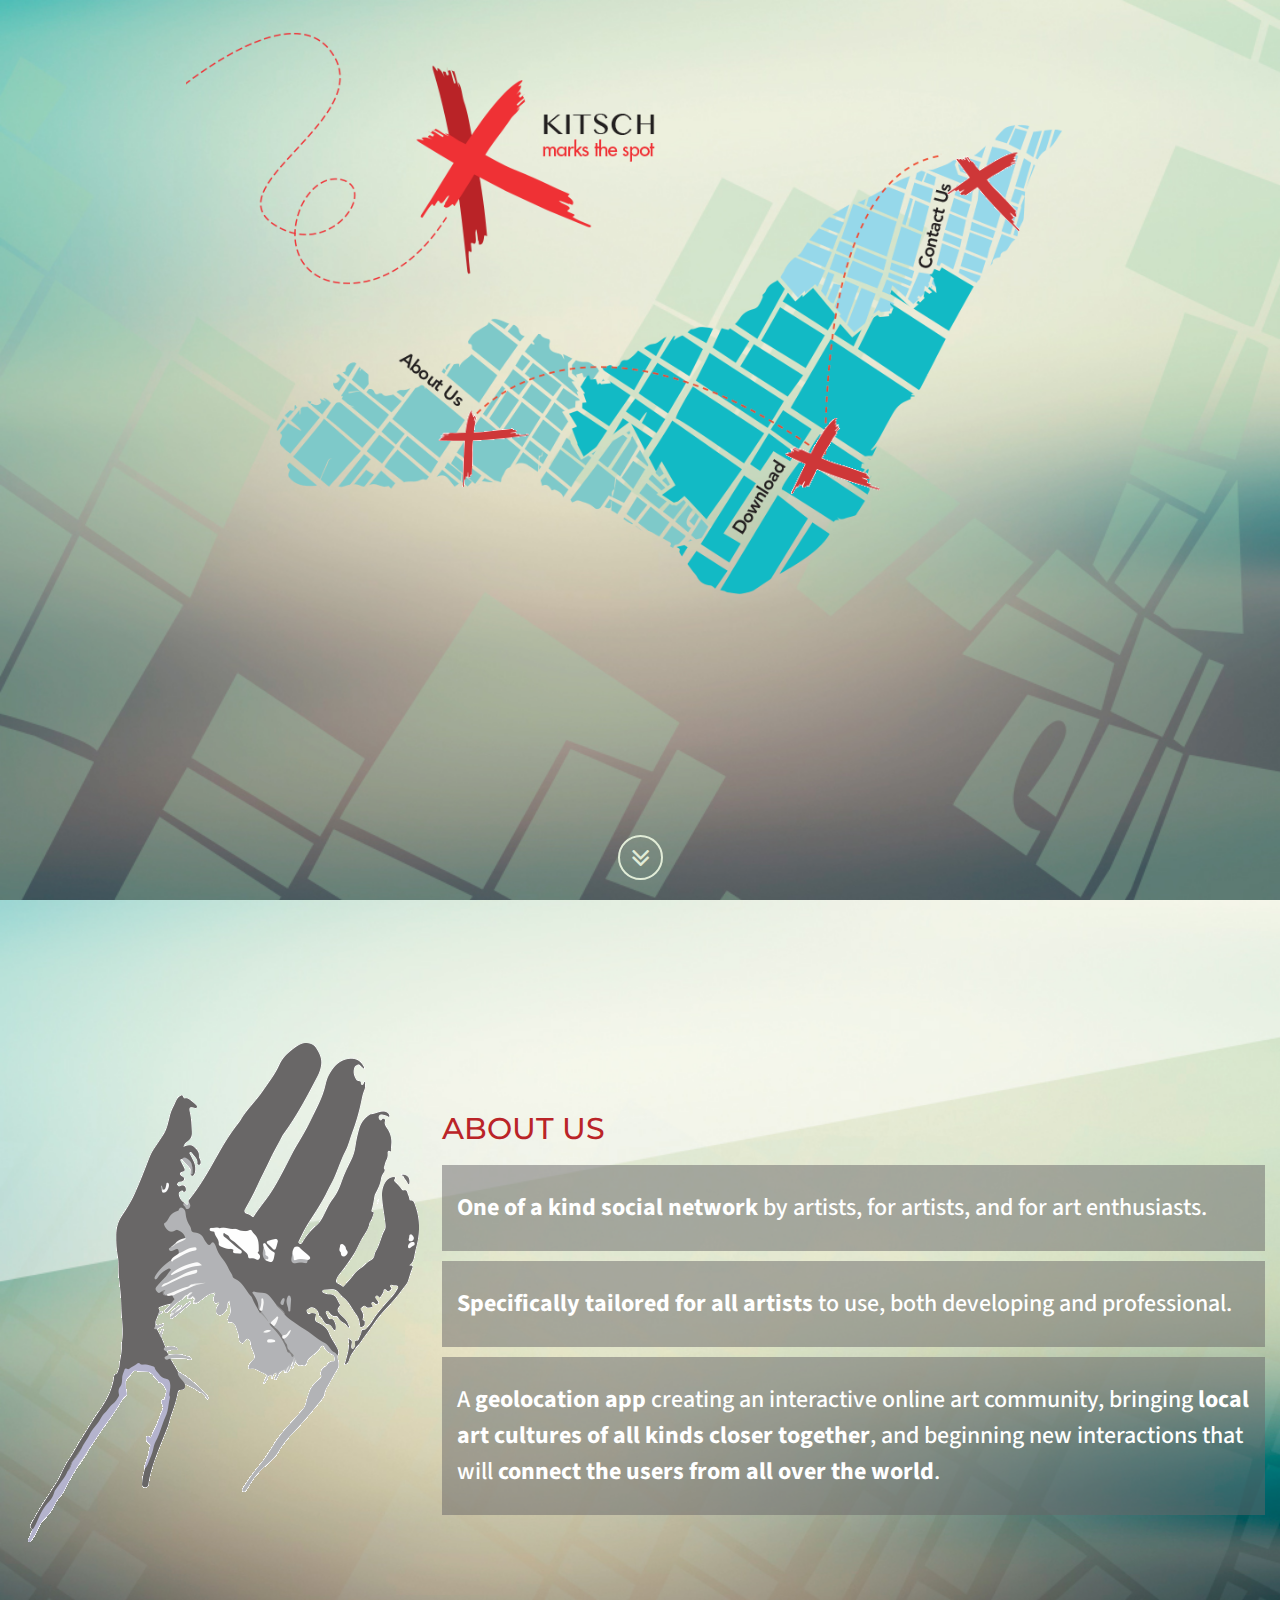
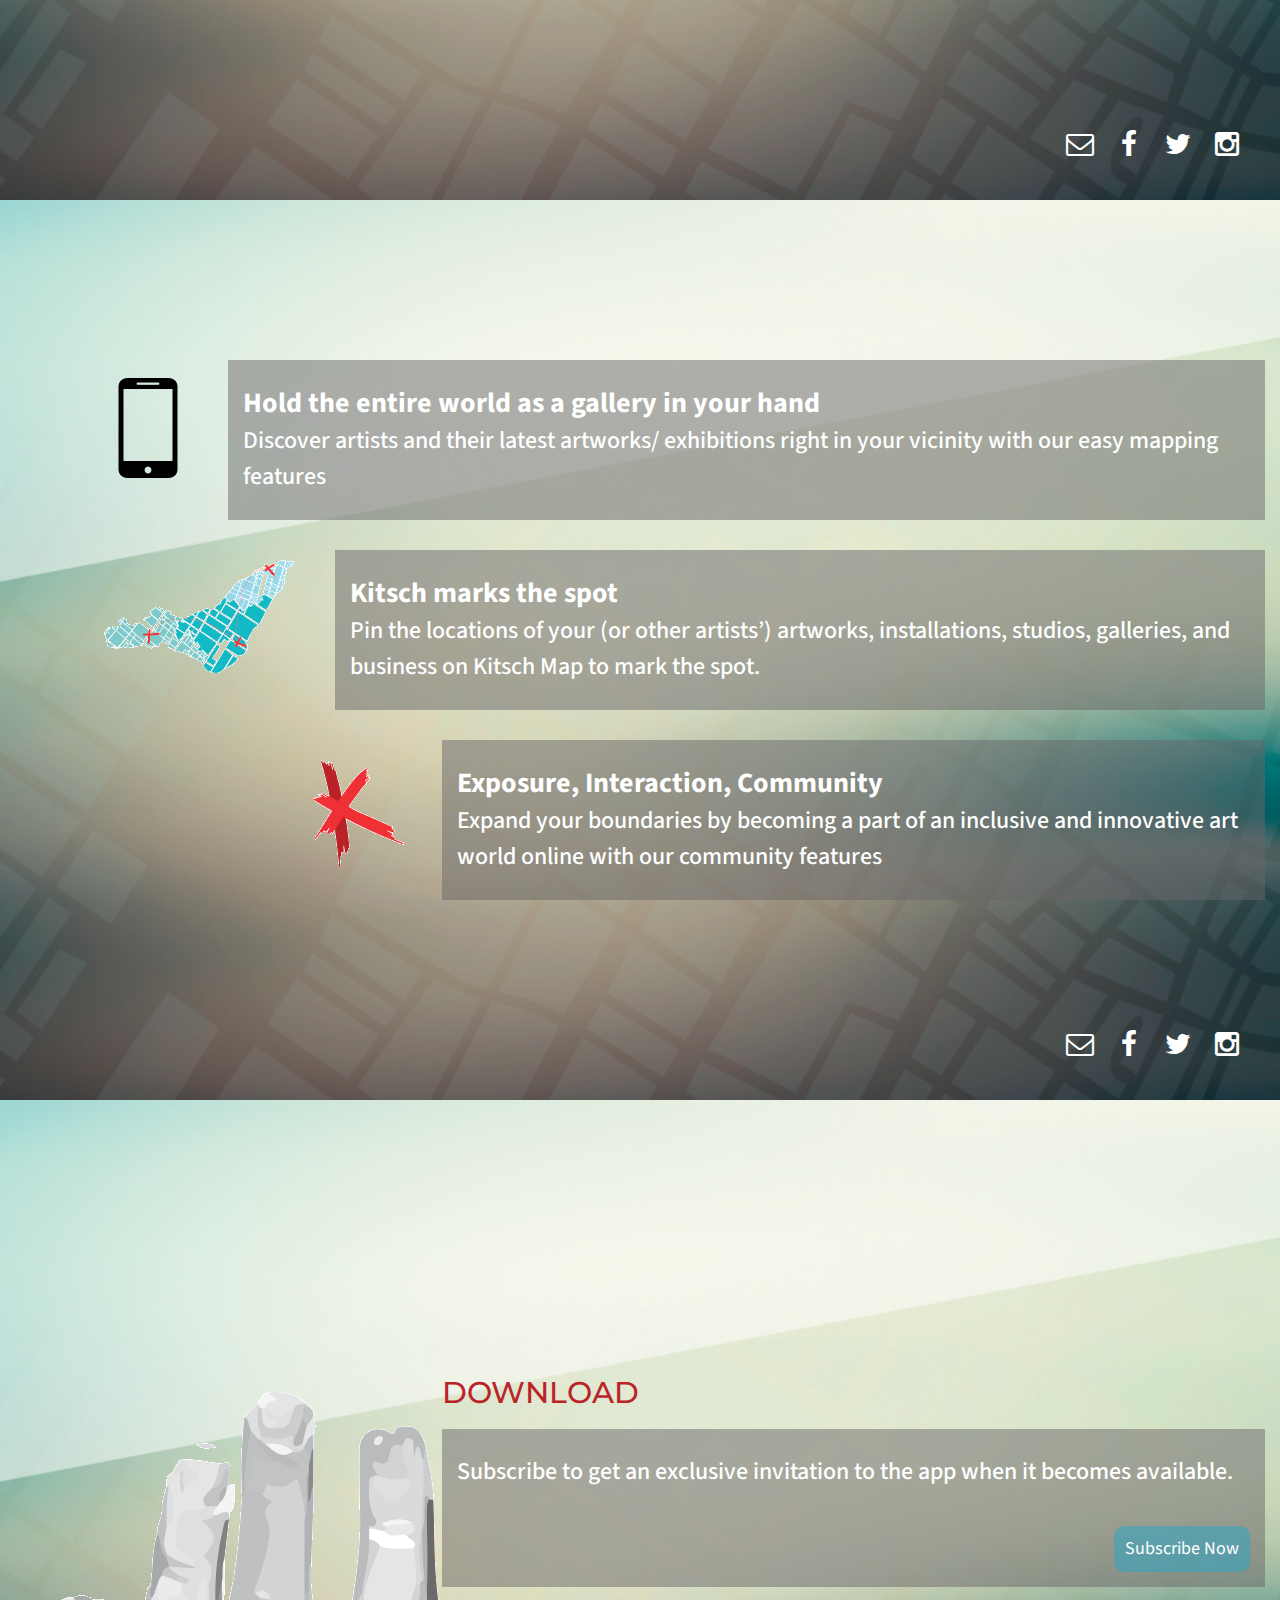
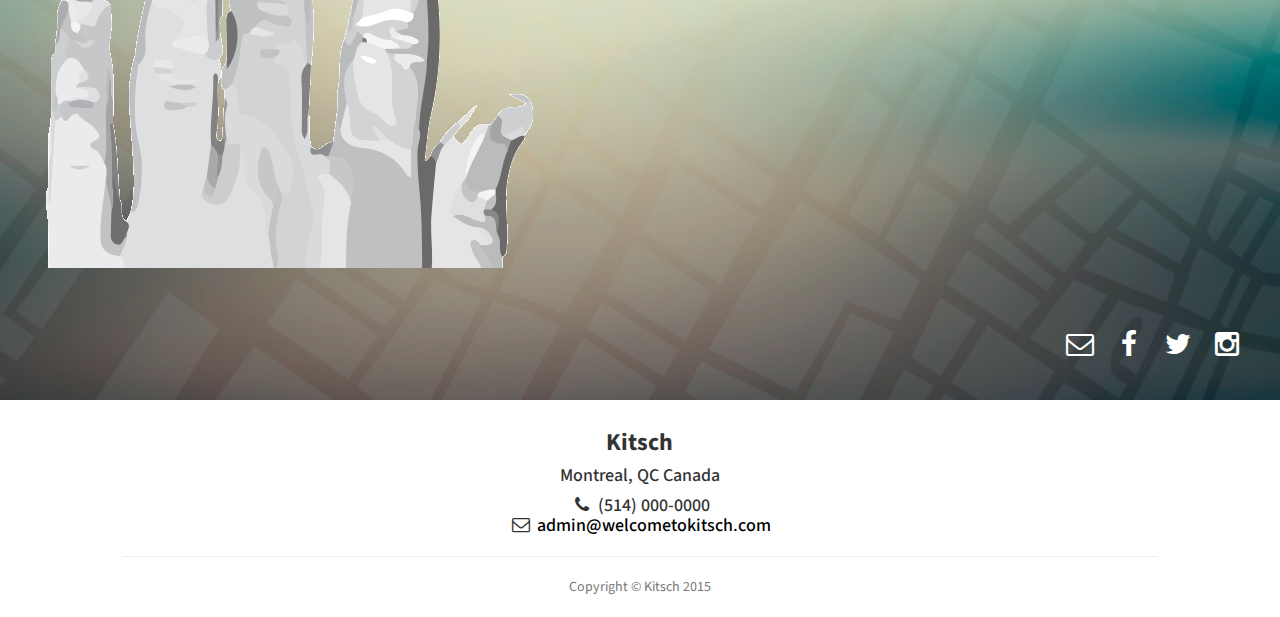
<file: index.html>
<!DOCTYPE html>
<html lang="en">
<head>
	<meta charset="utf-8">
	<meta name="google-site-verification" content="Yxeuz9eaK7lH0t5-S5-94-4tojONY1bXWGcBhQGfPME" />
	<meta http-equiv="X-UA-Compatible" content="IE=edge">
	<meta name="viewport" content="width=device-width, initial-scale=1">
	<meta name="description" content="Kitsch">
	<meta name="author" content="Simon Hwang, Nami DoYeon Kim, Jason Kim, Zili Zhang">
	
	<title>Kitsch</title>
	<link rel="shortcut icon" href="images/Logo2.gif">
	
	<!-- Bootstrap Core CSS -->
	<link href="css/bootstrap.min.css" rel="stylesheet">
	
	<!-- Custom CSS -->
	<link href="css/stylesheet.css" rel="stylesheet">
	
	<!-- Custom Fonts -->
	<link href="font-awesome/css/font-awesome.min.css" rel="stylesheet" type="text/css">
	<link href="http://fonts.googleapis.com/css?family=Source+Sans+Pro:300,400,700,300italic,400italic,700italic" rel="stylesheet" type="text/css">
	<link href="http://fonts.googleapis.com/css?family=Lora:400,700,400italic,700italic" rel="stylesheet" type="text/css">
	<link href="http://fonts.googleapis.com/css?family=Montserrat:400,700" rel="stylesheet" type="text/css">

	<link href="css/hover.css" rel="stylesheet" media="all">

	<!--[if lt IE 9]>
		<script src="https://oss.maxcdn.com/libs/html5shiv/3.7.0/html5shiv.js"></script>
		<script src="https://oss.maxcdn.com/libs/respond.js/1.4.2/respond.min.js"></script>
	<![endif]-->
</head>
<body id="page-top" data-spy="scroll" data-target=".navbar-fixed-top">
	<!-- Navigation -->
	<nav class="navbar navbar-custom navbar-fixed-top" role="navigation">
		<div class="container-fluid">
			<div class="navbar-header">
				<button type="button" class="navbar-toggle" data-toggle="collapse" data-target=".navbar-main-collapse"><i class="fa fa-bars"></i></button>
				<img src="images/Logo2.gif" alt="Logo" height="60px" align="left">
				<a class="navbar-brand" href ="#"><span class="light">KITSCH</span></a>
            </div>
			
			<!-- Collect the nav links, forms, and other content for toggling -->
			<div class="collapse navbar-collapse navbar-right navbar-main-collapse">
				<ul class="nav navbar-nav">
					<!-- Hidden li included to remove active class from about link when scrolled up past about section -->
					<li class="hidden"><a href="#page-top"></a></li>
					<li><a href="#top">Home</a></li>
					<li><a href="#about">About</a></li>
					<li><a href="#download">Download</a></li>
				</ul>
			</div><!-- /.navbar-collapse -->
		</div><!-- /.container -->
	</nav>
	
	<!-- Header -->
	<header id="top" class="header">
		<div class="container-fluid">
			<div class="row">
				<div id="front-map">
					<img id="map" src="images/Logo-Map.png">

						<a href="#about">
						<img class="hvr-pulse-grow" id="leftX" src="images/XLeft.gif" /></a>
						<a href="#download">
						<img class="hvr-pulse-grow" id="middleX" src="images/XMiddle.gif" /></a>
						<a href="#footer">
						<img class="hvr-pulse-grow" id="rightX" src="images/XRight.gif" /></a>
				</div>

				<div class="text-vertical-center">
					<a href="#about" class="btn btn-circle"><i class="fa fa-angle-double-down animated"></i></a>
					<br><br>
				</div>
			</div>
		</div><!-- .container-fluid -->
	</header>
	
	<!-- About -->
	<section id="about" class="about">
		<div class="container-fluid">
			<div class="row">
				<div class="col-sm-4">
					<img src="images/Hand1.gif" alt="Hand">
				</div>
				<div class="col-sm-8" style="padding-top: 15%">
					<h2>About us</h2>
					<h3 class="text-left">
							<p class ="big"><b>One of a kind social network</b> by artists, for artists, and for art enthusiasts.</p>
							<p class ="big"><b>Specifically tailored for all artists</b> to use, both developing and professional.</p>
							<p class ="big">A <b>geolocation app</b> creating an interactive online art community, bringing <b>local art cultures of all kinds closer together</b>, and beginning new interactions that will <b>connect the users from all over the world</b>.</p>
					</h3>
					<br><br><br><br>
				</div>
			</div><!-- /.row -->
			<div class="row">
				<!--Social Media-->
				<div class="text-right social-media">
					<ul class="list-inline">
						<li><a data-toggle="modal" data-target="#email"><i class="fa fa-envelope-o fa-fw fa-2x"></i> </a></li>
						<li><a href="https://www.facebook.com/pages/Kitsch/1053756934640421?fref=ts&ref=br_tf"><i class="fa fa-facebook fa-fw fa-2x"></i></a></li>
						<li><a href="#"><i class="fa fa-twitter fa-fw fa-2x"></i></a></li>
						<li><a href="#"><i class="fa fa-instagram fa-fw fa-2x"></i></a></li>
					</ul>
				</div>
			</div><!-- /.row -->
		</div><!-- /.container-fluid -->
	</section>
	
	<!-- Features -->
	<section class="feature">
		<div class="container-fluid">
			<br><br><br><br><br><br><br>
			<div class="row">
				<div class="col-sm-2">
					<br>
					<img id="iPhone" class="icon-img" src="images/IpodIcon.gif" alt="iPhone" align="right" width="100px" >
				</div>
				<div class="col-sm-10 text-left">
					<h3>
						<p class ="big"><b>Hold the entire world as a gallery in your hand</b><br>
						Discover artists and their latest artworks/ exhibitions right in your vicinity with our easy mapping features</p>
					</h3>
				</div>
			</div><!-- /.row -->
			<div class="row">
				<div class="col-sm-3">
					<img id="islandMap" class="icon-img" src="images/IslandIcon.gif" alt="KitschIcon" align="right" >
				</div>
				<div class="col-sm-9 text-left">
					<h3>
						<p class ="big"><b>Kitsch marks the spot</b><br>
						Pin the locations of your (or other artists’) artworks, installations, studios, galleries, and business on Kitsch Map to mark the spot.</p>
					</h3>
				</div>
			</div><!-- /.row -->
			<div class="row">
				<div class="col-sm-4">
					<br>
					<img id="kitsch-icon" class="icon-img" src="images/KitschIcon.gif" alt="KitschIcon" align="right">
				</div>
				<div class="col-sm-8 text-left">
					<h3>
						<p class ="big"><b>Exposure, Interaction, Community</b><br>
						Expand your boundaries by becoming a part of an inclusive and innovative art world online with our community features</p>
					</h3>
				</div>
			</div><!-- /.row -->
			<div class="row">
				<!--Social Media-->
				<div class="text-right social-media">
					<ul class="list-inline">
						<li><a data-toggle="modal" data-target="#email"><i class="fa fa-envelope-o fa-fw fa-2x"></i> </a></li>
						<li><a href="https://www.facebook.com/pages/Kitsch/1053756934640421?fref=ts&ref=br_tf"><i class="fa fa-facebook fa-fw fa-2x"></i></a></li>
						<li><a href="#"><i class="fa fa-twitter fa-fw fa-2x"></i></a></li>
						<li><a href="#"><i class="fa fa-instagram fa-fw fa-2x"></i></a></li>
					</ul>
				</div>
			</div><!-- /.row -->
			<br><br><br><br><br><br><br>
		</div><!-- /.container-fluid -->
	</section>
	
	<!-- Download -->
	<section id="download" class="download">
		<div class="container-fluid">
			<div class="row">
				<div class="col-sm-4">
					<img src="images/Hand2.gif" alt="Hand">
				</div>
				<div class="col-sm-8">
					<h2>Download</h2>
					<h3 class="text-left">
						<p class ="big">Subscribe to get an exclusive invitation to the app when it becomes available.<br><br>
							<a class="pull-right btn btn-light btn-lg" data-toggle="modal" data-target="#register">Subscribe Now</a><br>
						</p>
					</h3>
				</div>
			</div><!-- /.row -->
			<div class="row">
				<!--Social Media-->
				<div class="text-right social-media">
					<ul class="list-inline">
						<li><a data-toggle="modal" data-target="#email"><i class="fa fa-envelope-o fa-fw fa-2x"></i> </a></li>
						<li><a href="https://www.facebook.com/pages/Kitsch/1053756934640421?fref=ts&ref=br_tf"><i class="fa fa-facebook fa-fw fa-2x"></i></a></li>
						<li><a href="#"><i class="fa fa-twitter fa-fw fa-2x"></i></a></li>
						<li><a href="#"><i class="fa fa-instagram fa-fw fa-2x"></i></a></li>
					</ul>
				</div>
			</div><!-- /.row -->
		</div><!-- /.container-fluid -->
	</section>
	
	<!-- Footer -->
	<footer id="footer">
		<div class="container-fluid">
			<div class="row">
				<div class="col-lg-10 col-lg-offset-1 text-center">
					<h3><strong>Kitsch</strong></h3>
					<h4><p>Montreal, QC Canada</p>
						<ul class="list-unstyled">
							<li><i class="fa fa-phone fa-fw"></i> (514) 000-0000</li>
							<li><i class="fa fa-envelope-o fa-fw"></i><a href="mailto:admin@welcometokitsch.com" style="color:#000"> admin@welcometokitsch.com</a></li>
						</ul>
					</h4>
					<hr class="small">
					<p class="text-muted">Copyright &copy; Kitsch 2015</p>
				</div>
			</div>
		</div>
	</footer>
	
	<!-- Modal for registering-->
	<div class="modal fade" id="register" role="dialog">
		<div class="modal-dialog">
			<div class="modal-content">
				<div class="modal-header">
					<button type="button" class="close" data-dismiss="modal" aria-label="Close" style='padding-top: 8px'><span aria-hidden="true">&times;</span></button>
					<h3>Subscribe</h3>
					<p></p>
				</div>
				<div class = "modal-body">
					<form action="">
						<input type="email" class="input-large" name="email" placeholder="Enter Your Email" style='width:100%' required="required"><br><br>       
					</form>
				</div>
				<div class="modal-footer">
					<center><a class="btn btn-light" data-dismiss="modal">Submit</a></center>
				</div>
			</div><!-- /.modal-content -->
		</div><!-- /.modal-dialog -->
	</div><!-- /.modal -->

	<!-- Modal for sending an e-mail -->
	<div class="modal fade" id="email" role="dialog">
		<div class="modal-dialog">
			<div class="modal-content">
				<div class="modal-header">
					<button type="button" class="close" data-dismiss="modal" aria-label="Close" style='padding-top: 10px'><span aria-hidden="true">&times;</span></button>
					<h3>Ask us anything!</h3>
					<p></p>
				</div>
				<div class = "modal-body">
					<form action="">
						<input type="email" class="input-large" name="email" placeholder="Enter Your Email" style='width:100%' required="required"><br><br>       
					</form>
					<form action="">
						<input type="text" class="input-large" name="email-subject" placeholder="Subject" style='width:100%' required="required"><br><br>       
					</form>
					<form action="">
					<textarea name="email-body" style='width:100%' rows="7" placeholder="Ask us anything!" required="required">
					</textarea>	
					</form>
				</div>
				<div class="modal-footer">
					<center><a class="btn btn-light" data-dismiss="modal">Submit</a></center>
				</div>
			</div><!-- /.modal-content -->
		</div><!-- /.modal-dialog -->
	</div><!-- /.modal -->
	
	<!-- jQuery -->
	<script src="js/jquery.js"></script>
	
	<!-- Bootstrap Core JavaScript -->
	<script src="js/bootstrap.min.js"></script>
	
	<!-- Custom Theme JavaScript -->
	<script>
	// jQuery to collapse the navbar on scroll
	$(window).scroll(function() {
		if ($(".navbar").offset().top > 350) {
			$(".navbar-fixed-top").addClass("top-nav-collapse");
		} else {
			$(".navbar-fixed-top").removeClass("top-nav-collapse");
		}
	});
	
	// Scrolls to the selected menu item on the page
	$(function() {
		$('a[href*=#]:not([href=#])').click(function() {
			if (location.pathname.replace(/^\//, '') == this.pathname.replace(/^\//, '') || location.hostname == this.hostname) {
				var target = $(this.hash);
				target = target.length ? target : $('[name=' + this.hash.slice(1) + ']');
				if (target.length) {
					$('html,body').animate({
						scrollTop: target.offset().top
					}, 1000);
					return false;
				}
			}
		});
	});
	
	// Closes the Responsive Menu on Menu Item Click
	$('.navbar-collapse ul li a').click(function() {
		$('.navbar-toggle:visible').click();
	});

	window.onload = function () {
		var left = document.getElementById('leftX');
		var mid = document.getElementById('middleX');
		var right = document.getElementById('rightX');
		left.style.maxWidth = "" + (left.offsetWidth/1024) * 74 + "%";
		mid.style.maxWidth = "" + (mid.offsetWidth/1024) * 74 + "%";
		right.style.maxWidth = "" + (right.offsetWidth/1024) * 74 + "%";
	}
	</script>
</body>
</html>
</file>
<file: css/stylesheet.css>
/*!
 * Start Bootstrap - Stylish Portfolio Bootstrap Theme (http://startbootstrap.com)
 * Code licensed under the Apache License v2.0.
 * For details, see http://www.apache.org/licenses/LICENSE-2.0.
 */

/*---------------*/
/* Global Styles */
/*---------------*/

html,
body {
	width: 100%;
	height: 100%;
}

body {
	font-family: "Source Sans Pro","Helvetica Neue",Helvetica,Arial,sans-serif;
}

a {
	color: #fff;
	-webkit-transition: all .2s ease-in-out;
	-moz-transition: all .2s ease-in-out;
	transition: all .2s ease-in-out;
}

a:hover,
a:focus {
	text-decoration: none;
	color: #96D8EA;
}
p.big{
	line-height: 150%;
}

/*-----------*/
/* Navigation*/
/*-----------*/

.navbar-custom {
	margin-bottom: 0;
	text-transform: uppercase;
	font-family: Montserrat,"Helvetica Neue",Helvetica,Arial,sans-serif;
	-webkit-transition: background .5s ease-in-out,padding .5s ease-in-out;
	-moz-transition: background .5s ease-in-out,padding .5s ease-in-out;
	transition: background .5s ease-in-out,padding .5s ease-in-out;
}

.navbar-custom a {
	color: #35526A;
}

.navbar-custom .nav li a {
	font-size: 18px;
	-webkit-transition: background .3s ease-in-out;
	-moz-transition: background .3s ease-in-out;
	transition: background .3s ease-in-out;
}

.navbar-custom .nav li a:hover {
	outline: 0;
	color: #337ab7;
	background-color: transparent;
}

.navbar-custom .nav li a:focus,
.navbar-custom .nav li a:active {
	outline: 0;
	background-color: transparent;
}

.navbar-custom .nav li.active {
	outline: 0;
}

.navbar-custom .nav li.active a {
	background-color: #96D8EA;
}

.navbar-custom .nav li.active a:hover {
	color: #337ab7;
}

/*------------------------------*/
/* Navigation bar after collapse*/
/*------------------------------*/

.navbar-custom.top-nav-collapse {
	padding: 5px;
	border-bottom: 1px solid rgba(255,255,255,.3);
	background: rgba(255,255,255,.5);
}

.navbar-custom img {
	display: none;
}

.navbar-custom.top-nav-collapse img {
	display: initial;
}

.navbar-custom a {
	display: none;
}

.navbar-custom.top-nav-collapse a {
	display: initial;
}

.navbar-custom .navbar-right a {
	display: none;
}

.navbar-custom.top-nav-collapse .navbar-right a {
	display: inline-block;
}

/*----------------------*/
/* Custom Mobile Styles */
/*----------------------*/
@media(max-width:768px) {
	 br {
        line-height: 0.1px!important;
     }
	/*About Page*/
	.about img {
		display: none;
	}
	.about p {
		font-size: 20px;		
	}

	/*Feature Page*/
	.feature p {
		font-size: 20px;		
	}

	#kitsch-icon {
		margin-top: 20px;
	}

	.icon-img {
		margin-top: 20px;
	}

	#iPhone {
		margin-top: 20px;
	}

	/*Download Page*/
	.download img {
		display: none;
	}
	.download p {
		font-size: 20px;		
	}
	.download .col-sm-8{
	margin-top: 5%!important;
}

}
@media(max-width:480px) {
	.navbar-custom {
		padding: 0;
		border-bottom: 1px solid rgba(255,255,255,.3);
		letter-spacing: 1px;
		background: 0 0;
		background-color: rgba(255,255,255,.5);
	}
	
	.navbar-custom .navbar-right a {
		display:inline-block;
		width: 100%;
	}
	
	.header {
		display: table;
		position: relative;
		width: 100%;
		height: 100%;
		background: url(../images/Mhome.jpg) no-repeat center center scroll !important;
		-webkit-background-size: cover;
		-moz-background-size: cover;
		background-size: cover;
		-o-background-size: cover;
	}
	.header img {
		display: none;
	}

	.download .col-sm-8{
	margin-top: 25%!important;
}
}

/*--------------------*/
/* Custom Text Styles */
/*--------------------*/

.text-vertical-center {
	position: absolute;
	bottom: 0px;
	text-align: center;
	width: 100%;
}

.light {
	font-size: 25px;
	font-weight: 400;
}

/*----------------------*/
/* Custom Button Styles */
/*----------------------*/

.btn-light {
	padding: 10px;
	border-radius: 10px;
	color: #fff;
	background-color: rgba(40, 166, 200,0.5);
}

.btn-light:hover,
.btn-light:focus,
.btn-light:active {
	color: #35526A;
	background-color: rgba(40, 166, 200,0.3);
}

.btn-circle {
	width: 45px;
	height: 45px;
	margin-top: 10px;
	padding: 2px 10px;
	border: 2px solid #e1ecd7;
	border-radius: 100% !important;
	font-size: 30px;
	color:#e1ecd7;
	background: 0 0;
	-webkit-transition: background .3s ease-in-out;
	-moz-transition: background .3s ease-in-out;
	transition: background .3s ease-in-out;
}

.btn-circle:hover,
.btn-circle:focus {
	outline: 0;
	color: #e1ecd7;
	background: rgba(238, 244, 232,.1);
}

.btn-circle i.animated {
	-webkit-transition-property: -webkit-transform;
	-webkit-transition-duration: 1s;
	-moz-transition-property: -moz-transform;
	-moz-transition-duration: 1s;
}

.btn-circle:hover i.animated {
	-webkit-animation-name: pulse;
	-moz-animation-name: pulse;
	-webkit-animation-duration: 2s;
	-moz-animation-duration: 2s;
	-webkit-animation-iteration-count: infinite;
	-moz-animation-iteration-count: infinite;
	-webkit-animation-timing-function: linear;
	-moz-animation-timing-function: linear;
}


@-webkit-keyframes pulse {
	0% {
		-webkit-transform: scale(1);
		transform: scale(1);
	}
	
	50% {
		-webkit-transform: scale(1.2);
		transform: scale(1.2);
	}
	
	100% {
		-webkit-transform: scale(1);
		transform: scale(1);
	}
}

@-moz-keyframes pulse {
	0% {
		-moz-transform: scale(1);
		transform: scale(1);
	}
	
	50% {
		-moz-transform: scale(1.2);
		transform: scale(1.2);
	}
	
	100% {
		-moz-transform: scale(1);
		transform: scale(1);
	}
}

/*--------*/
/* Common */
/*--------*/



/*--------*/
/* Header */
/*--------*/

.header {
	display: table;
	text-align: center;
	position: relative;
	width: 100%;
	height: 100%;
	background: url(../images/Home.jpg) no-repeat center center scroll;
	-webkit-background-size: cover;
	-moz-background-size: cover;
	background-size: cover;
	-o-background-size: cover;
}

#front-map {
	position: relative;
	width: auto;
	height: auto;
	overflow: hidden;
}

#map {
	width: 71%;
	height: auto;
	overflow: hidden;
}

#leftX {
	position: absolute;
	left: 30%;
	top: 51%;
	max-width: 74%;
	max-height: auto;
}

#middleX {
	position: absolute;
	left: 56%;
	top: 54%;
	max-width: 74%;
	max-height: auto;
}

#rightX {
	position: absolute;
	left: 69%;
	top: 13%;
	max-width: 74%;
	max-height: auto;
}

/*-------*/
/* About */
/*-------*/

.about {
	display: table;
	position: relative;
	width: 100%;
	height: 100%;
	background: url(../images/bg.jpg) no-repeat left top scroll;
	-webkit-background-size: cover;
	-moz-background-size: cover;
	background-size: cover;
	-o-background-size: cover;
}

.about img {
	float:left;
	margin:0 5px 0 0;
}

.about p {
	color:#fff;
	padding: 25px 15px;
	background-color: rgba(104, 102, 103,0.5);
}

.about h2 {
	background-color :transparent;
	color:#BA2428;
	text-transform: uppercase;
	font-family: Montserrat,"Helvetica Neue",Helvetica,Arial,sans-serif;
}

/*----------*/
/* Features */
/*----------*/

.feature {
	display: table;
	position: relative;
	width: 100%;
	height: 100%;
	background: url(../images/bg.jpg) no-repeat left top scroll;
	-webkit-background-size: cover;
	-moz-background-size: cover;
	background-size: cover;
	-o-background-size: cover;
}

.feature p {
	color:#fff;
	padding: 25px 15px;
	background-color: rgba(104, 102, 103,0.5);
}
.feature b {
	font-size: 28px
}

.feature .icon-img {
	position: relative;
	z-index: 100;
}

#iPhone {
	padding-top: 18px;
}

#islandMap {
	padding-top: 20px;
}

/*----------*/
/* Download */
/*----------*/

.download {
	display: table;
	position: relative;
	width: 100%;
	height: 100%;
	background: url(../images/bg.jpg) no-repeat left top scroll;
	-webkit-background-size: cover;
	-moz-background-size: cover;
	background-size: cover;
	-o-background-size: cover;
}

.download img {
	float:left;
	margin:0 5px 0 0;
}

.download p {
	color: #fff;
	padding: 25px 15px;
	background-color: rgba(104, 102, 103,0.5);
}

.download h2 {
	background-color: transparent;
	color: #BA2428;
	text-transform: uppercase;
	font-family: Montserrat,"Helvetica Neue",Helvetica,Arial,sans-serif;
}

.download .col-sm-8{
	margin-top: 20%;
}

/*--------------*/
/* Social Media */
/*--------------*/

.social-media {
	position: absolute;
	bottom: 30px;
	right: 30px;
}

/*--------*/
/* Footer */
/*--------*/

footer {
	padding: 10px 0;
}

/*------------------------*/
/* coustom pop out window */
/*------------------------*/

.modal {
	border: 0;
}

.modal .modal-header {
	border: 0;
	padding: 5px 20px 0;
}


.modal input[type="email"], input[type="text"] {
	padding: 5px 10px;
	min-height: 45px;
	margin-right: 15px;
	-webkit-border-radius: 3px;
	-moz-border-radius: 3px;
	border-radius: 3px;
	-webkit-box-shadow: none;
	-moz-box-shadow: none;
	box-shadow: none;
	border: 3px solid #d8d8d8;
}

textarea {
	padding: 5px 10px;
	min-height: 45px;
	margin-right: 15px;
	-webkit-border-radius: 3px;
	-moz-border-radius: 3px;
	border-radius: 3px;
	-webkit-box-shadow: none;
	-moz-box-shadow: none;
	box-shadow: none;
	border: 3px solid #d8d8d8;
}

.modal textarea.input-xlarge {
	width: 530px;
	padding: 5px 10px;
	min-height: 45px;
	margin-right: 15px;
	-webkit-border-radius: 3px;
	-moz-border-radius: 3px;
	border-radius: 3px;
	-webkit-box-shadow: none;
	-moz-box-shadow: none;
	box-shadow: none;
	border: 3px solid #d8d8d8;
}

.modal button {
	margin-left: 10px;
	border: 0;
}
</file>
